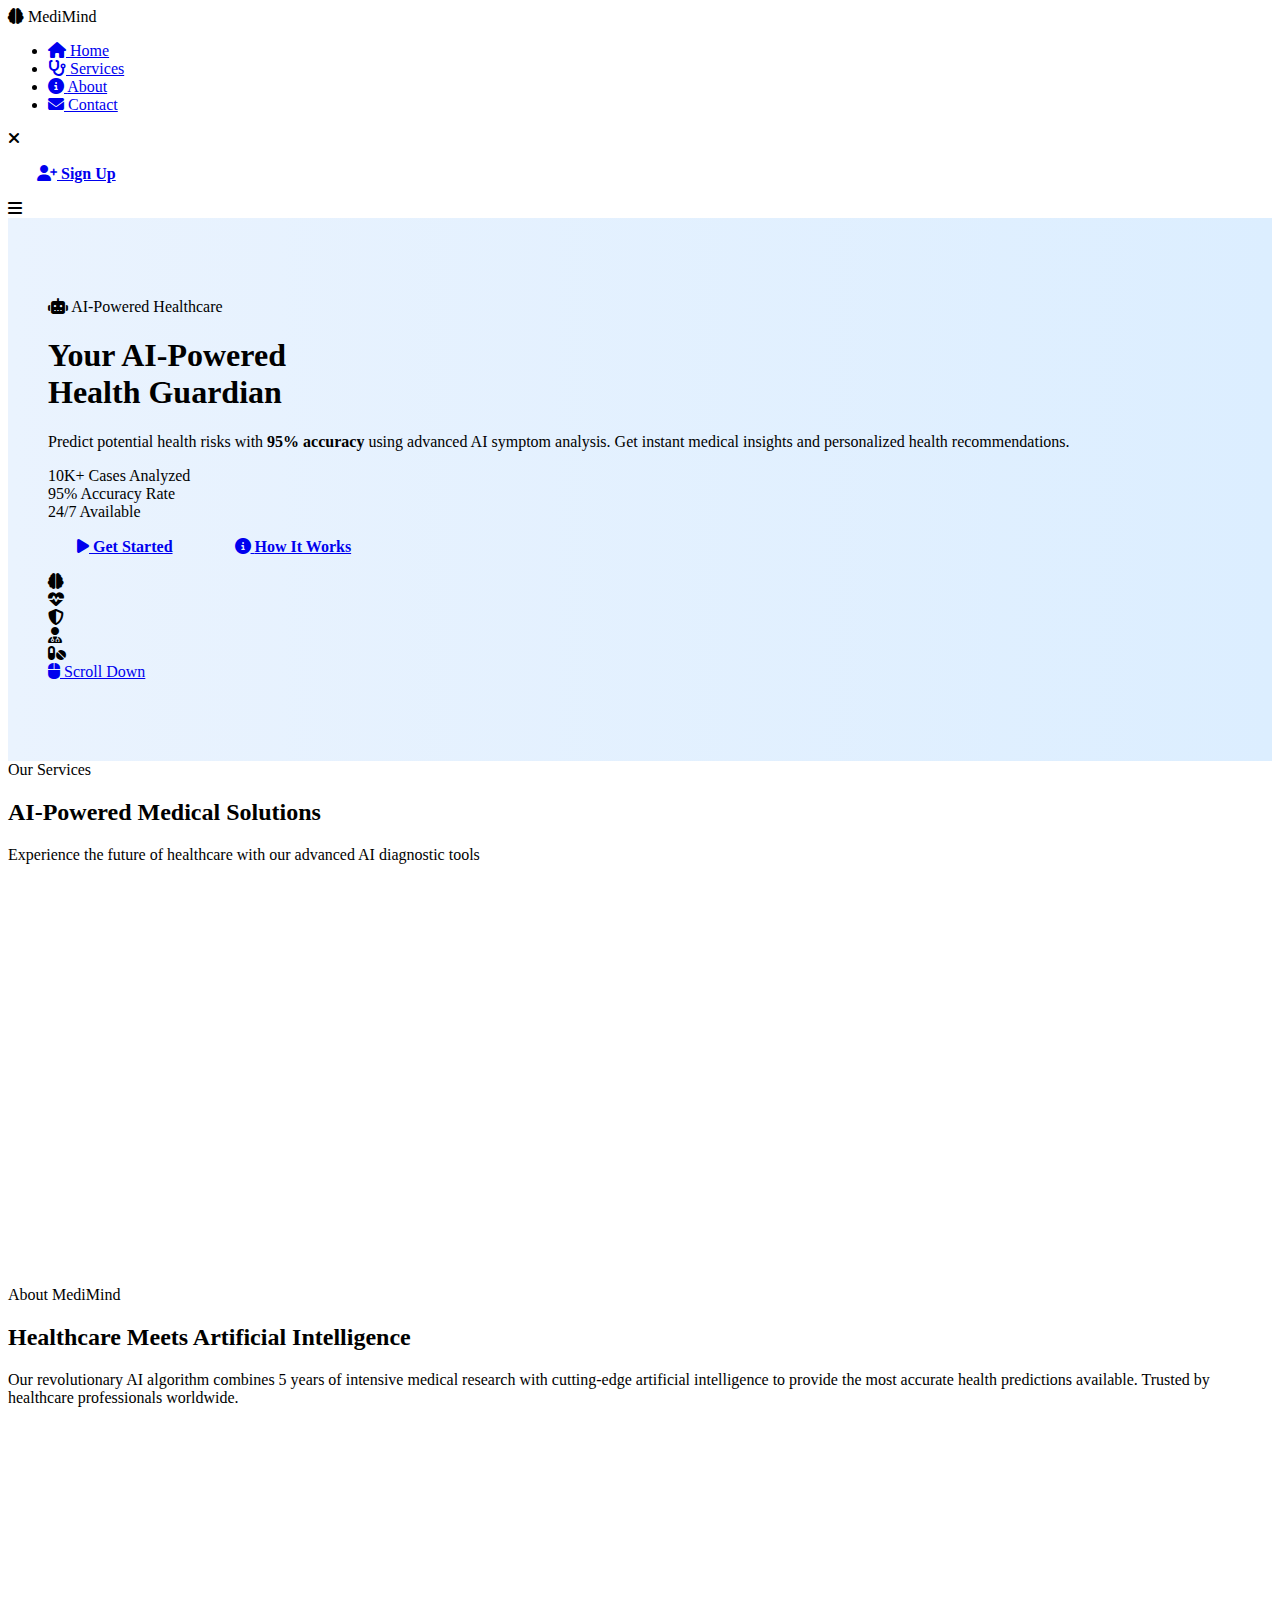
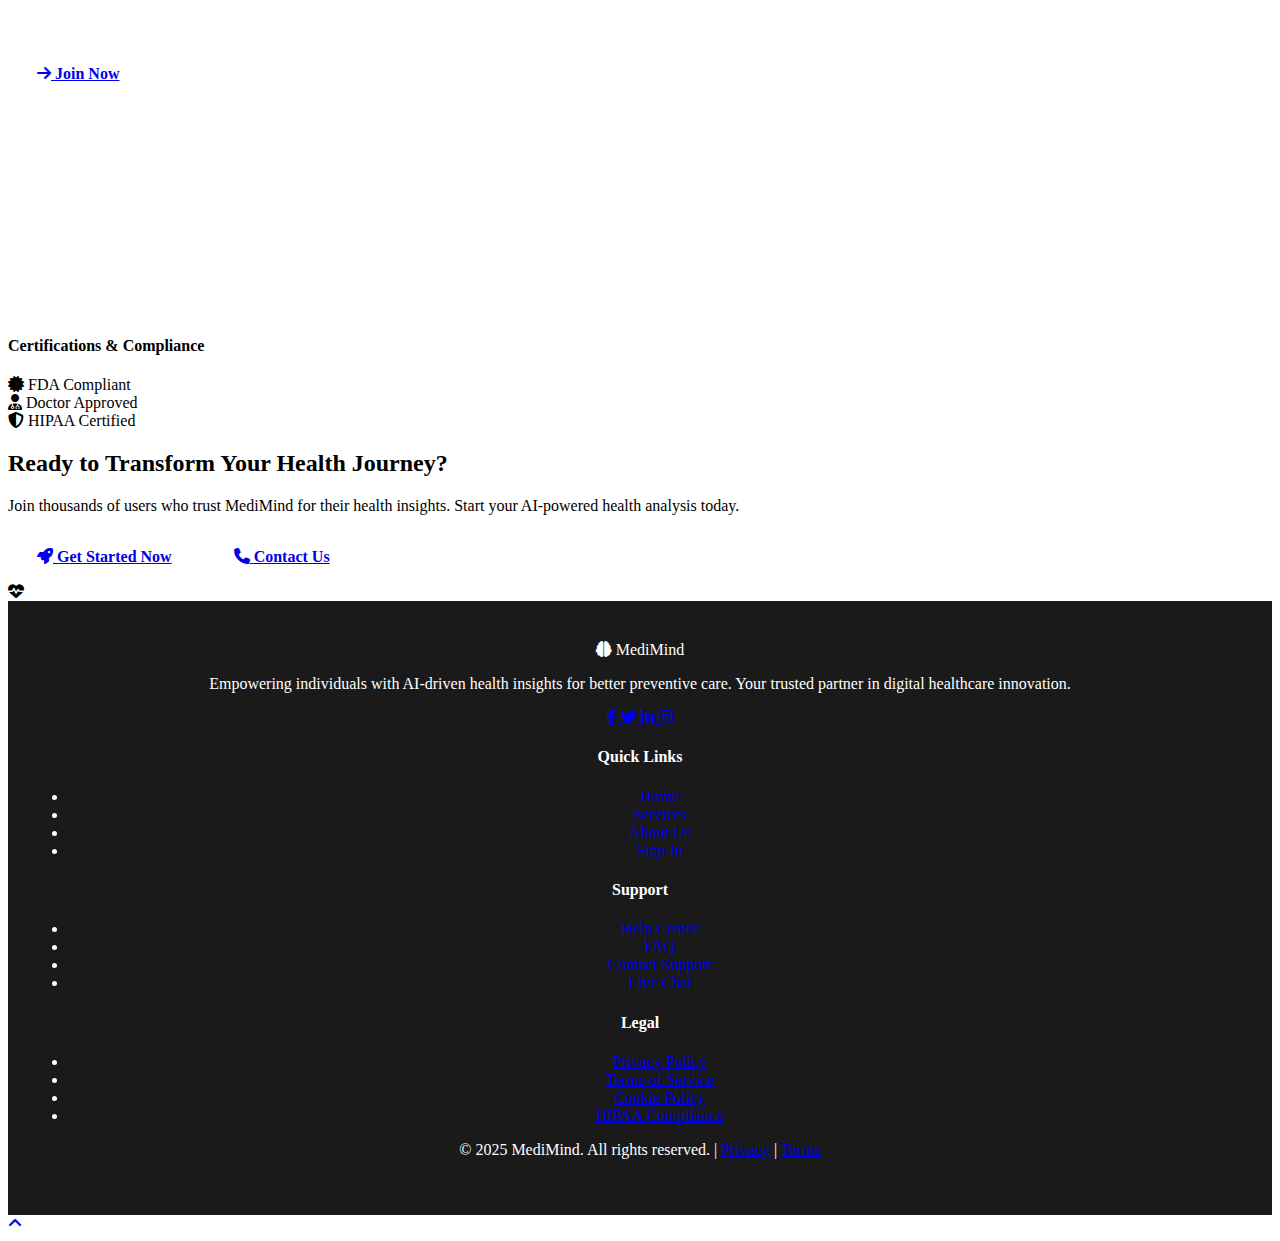
<file: index.html>
<!DOCTYPE html>
<html lang="en">
<head>
    <meta charset="UTF-8">
    <meta name="viewport" content="width=device-width, initial-scale=1.0">
    <title>MediMind - AI-Powered Health Guardian</title>
    <meta name="description" content="Predict potential health risks with 95% accuracy using AI-powered symptom analysis. Your trusted AI health companion.">
    
    <!-- Preconnect to external domains for better performance -->
    <link rel="preconnect" href="https://fonts.googleapis.com">
    <link rel="preconnect" href="https://fonts.gstatic.com" crossorigin>
    
    <!-- Google Fonts -->
    <link href="https://fonts.googleapis.com/css2?family=Inter:wght@300;400;500;600;700;800&display=swap" rel="stylesheet">
    
    <!-- Font Awesome Icons -->
    <link rel="stylesheet" href="https://cdnjs.cloudflare.com/ajax/libs/font-awesome/6.4.0/css/all.min.css">
    
    <!-- Custom CSS -->
    <link rel="stylesheet" href="./style.css">
</head>
<body>
    <!-- ======================== NAVIGATION HEADER ======================== -->
    <header class="header" id="header">
        <nav class="nav container">
            <!-- Logo -->
            <div class="nav__logo">
                <i class="fas fa-brain nav__logo-icon"></i>
                <span class="nav__logo-text">MediMind</span>
            </div>

            <!-- Navigation Menu -->
            <div class="nav__menu" id="nav-menu">
                <ul class="nav__list">
                    <li class="nav__item">
                        <a href="#home" class="nav__link active-link">
                            <i class="fas fa-home nav__icon"></i>
                            <span>Home</span>
                        </a>
                    </li>
                    <li class="nav__item">
                        <a href="#services" class="nav__link">
                            <i class="fas fa-stethoscope nav__icon"></i>
                            <span>Services</span>
                        </a>
                    </li>
                    <li class="nav__item">
                        <a href="#about" class="nav__link">
                            <i class="fas fa-info-circle nav__icon"></i>
                            <span>About</span>
                        </a>
                    </li>
                    <li class="nav__item">
                        <a href="#contact" class="nav__link">
                            <i class="fas fa-envelope nav__icon"></i>
                            <span>Contact</span>
                        </a>
                    </li>
                </ul>

                <!-- Close button -->
                <div class="nav__close" id="nav-close">
                    <i class="fas fa-times"></i>
                </div>
            </div>

            <!-- Auth Buttons -->
            <div class="nav__auth">
                <a href="./AuthentiCation/register.html" class="btn btn--primary btn--small">
                    <i class="fas fa-user-plus"></i>
                    <span>Sign Up</span>
                </a>
            </div>

            <!-- Toggle button -->
            <div class="nav__toggle" id="nav-toggle">
                <i class="fas fa-bars"></i>
            </div>
        </nav>
    </header>
    <!-- ======================== MAIN CONTENT ======================== -->
    <main class="main">
        <!-- ======================== HERO SECTION ======================== -->
        <section class="hero section" id="home">
            <div class="hero__container container grid">
                <!-- Hero Content -->
                <div class="hero__content">
                    <div class="hero__subtitle">
                        <i class="fas fa-robot"></i>
                        <span>AI-Powered Healthcare</span>
                    </div>
                    
                    <h1 class="hero__title">
                        Your <span class="hero__title-highlight">AI-Powered</span><br>
                        Health Guardian
                    </h1>
                    
                    <p class="hero__description">
                        Predict potential health risks with <strong>95% accuracy</strong> using advanced 
                        AI symptom analysis. Get instant medical insights and personalized health recommendations.
                    </p>

                    <!-- Hero Stats -->
                    <div class="hero__stats">
                        <div class="hero__stat">
                            <span class="hero__stat-number">10K+</span>
                            <span class="hero__stat-text">Cases Analyzed</span>
                        </div>
                        <div class="hero__stat">
                            <span class="hero__stat-number">95%</span>
                            <span class="hero__stat-text">Accuracy Rate</span>
                        </div>
                        <div class="hero__stat">
                            <span class="hero__stat-number">24/7</span>
                            <span class="hero__stat-text">Available</span>
                        </div>
                    </div>

                    <!-- Hero Buttons -->
                    <div class="hero__buttons">
                        <a href="./AuthentiCation/login.html" class="btn btn--primary btn--large" id="get-started-btn">
                            <i class="fas fa-play"></i>
                            <span>Get Started</span>
                        </a>
                        <a href="#about" class="btn btn--outline btn--large">
                            <i class="fas fa-info-circle"></i>
                            <span>How It Works</span>
                        </a>
                    </div>
                </div>

                <!-- Hero Visual -->
                <div class="hero__visual">
                    <div class="hero__image">
                        <div class="hero__image-bg"></div>
                        <div class="hero__image-content">
                            <i class="fas fa-brain hero__main-icon"></i>
                        </div>
                        
                        <!-- ===Floating Elements==== -->
                        <div class="hero__floating hero__floating--1">
                            <i class="fas fa-heartbeat"></i>
                        </div>
                        <div class="hero__floating hero__floating--2">
                            <i class="fas fa-shield-alt"></i>
                        </div>
                        <div class="hero__floating hero__floating--3">
                            <i class="fas fa-user-md"></i>
                        </div>
                        <div class="hero__floating hero__floating--4">
                            <i class="fas fa-pills"></i>
                        </div>
                    </div>
                </div>
            </div>

            <!-- Scroll Down Indicator -->
            <div class="hero__scroll">
                <a href="#services" class="hero__scroll-link">
                    <i class="fas fa-mouse"></i>
                    <span>Scroll Down</span>
                </a>
            </div>
        </section>

        <!-- ======================== SERVICES SECTION ======================== -->
        <section class="services section" id="services">
            <div class="container">
                <!-- Section Header -->
                <div class="section__header">
                    <span class="section__subtitle">Our Services</span>
                    <h2 class="section__title">AI-Powered Medical Solutions</h2>
                    <p class="section__description">
                        Experience the future of healthcare with our advanced AI diagnostic tools
                    </p>
                </div>

                <!-- Services Grid -->
                <div class="services__container grid">
                    <!-- Service 1 -->
                    <article class="service__card">
                        <div class="service__icon">
                            <i class="fas fa-brain"></i>
                        </div>
                        <h3 class="service__title">AI Diagnosis</h3>
                        <p class="service__description">
                            Advanced machine learning algorithms trained on over 10,000 medical cases 
                            for accurate symptom analysis and diagnosis prediction.
                        </p>
                        <div class="service__features">
                            <span class="service__feature">
                                <i class="fas fa-check"></i>
                                Machine Learning
                            </span>
                            <span class="service__feature">
                                <i class="fas fa-check"></i>
                                10K+ Cases
                            </span>
                        </div>
                    </article>

                    <!-- Service 2 -->
                    <article class="service__card service__card--featured">
                        <div class="service__badge">Most Popular</div>
                        <div class="service__icon">
                            <i class="fas fa-bolt"></i>
                        </div>
                        <h3 class="service__title">Instant Results</h3>
                        <p class="service__description">
                            Get comprehensive health predictions and personalized doctor recommendations 
                            in under 30 seconds with our lightning-fast AI engine.
                        </p>
                        <div class="service__features">
                            <span class="service__feature">
                                <i class="fas fa-check"></i>
                                30 Second Analysis
                            </span>
                            <span class="service__feature">
                                <i class="fas fa-check"></i>
                                Doctor Matching
                            </span>
                        </div>
                    </article>

                    <!-- Service 3 -->
                    <article class="service__card">
                        <div class="service__icon">
                            <i class="fas fa-shield-alt"></i>
                        </div>
                        <h3 class="service__title">Privacy First</h3>
                        <p class="service__description">
                            Your health data is protected with military-grade encryption and 
                            HIPAA-compliant security measures ensuring complete privacy.
                        </p>
                        <div class="service__features">
                            <span class="service__feature">
                                <i class="fas fa-check"></i>
                                HIPAA Compliant
                            </span>
                            <span class="service__feature">
                                <i class="fas fa-check"></i>
                                End-to-End Encryption
                            </span>
                        </div>
                    </article>
                </div>
            </div>
        </section>

        <!-- ======================== ABOUT SECTION ======================== -->
        <section class="about section" id="about">
            <div class="container">
                <div class="about__container grid">
                    <!-- About Content -->
                    <div class="about__content">
                        <span class="section__subtitle">About MediMind</span>
                        <h2 class="section__title">Healthcare Meets Artificial Intelligence</h2>
                        <p class="about__description">
                            Our revolutionary AI algorithm combines 5 years of intensive medical research 
                            with cutting-edge artificial intelligence to provide the most accurate health 
                            predictions available. Trusted by healthcare professionals worldwide.
                        </p>

                        <!-- About Features -->
                        <div class="about__features">
                            <div class="about__feature">
                                <i class="fas fa-microscope about__feature-icon"></i>
                                <div class="about__feature-content">
                                    <h4 class="about__feature-title">Advanced Research</h4>
                                    <p class="about__feature-text">5+ years of medical research backing our AI</p>
                                </div>
                            </div>
                            <div class="about__feature">
                                <i class="fas fa-globe about__feature-icon"></i>
                                <div class="about__feature-content">
                                    <h4 class="about__feature-title">Global Trust</h4>
                                    <p class="about__feature-text">Trusted by healthcare professionals worldwide</p>
                                </div>
                            </div>
                        </div>

                        <!-- CTA Button -->
                        <a href="./AuthentiCation/register.html" class="btn btn--primary">
                            <i class="fas fa-arrow-right"></i>
                            <span>Join Now</span>
                        </a>
                    </div>

                    <!-- About Stats -->
                    <div class="about__stats">
                        <div class="stats__grid">
                            <div class="stat__card">
                                <div class="stat__icon">
                                    <i class="fas fa-search-plus"></i>
                                </div>
                                <div class="stat__number">132+</div>
                                <div class="stat__label">Symptoms Analyzed</div>
                            </div>
                            
                            <div class="stat__card">
                                <div class="stat__icon">
                                    <i class="fas fa-virus"></i>
                                </div>
                                <div class="stat__number">50+</div>
                                <div class="stat__label">Diseases Detected</div>
                            </div>
                            
                            <div class="stat__card">
                                <div class="stat__icon">
                                    <i class="fas fa-users"></i>
                                </div>
                                <div class="stat__number">1M+</div>
                                <div class="stat__label">Users Helped</div>
                            </div>
                            
                            <div class="stat__card">
                                <div class="stat__icon">
                                    <i class="fas fa-clock"></i>
                                </div>
                                <div class="stat__number">24/7</div>
                                <div class="stat__label">Support Available</div>
                            </div>
                        </div>

                        <!-- Certifications -->
                        <div class="about__certifications">
                            <h4 class="certifications__title">Certifications & Compliance</h4>
                            <div class="certifications__badges">
                                <div class="certification__badge">
                                    <i class="fas fa-certificate"></i>
                                    <span>FDA Compliant</span>
                                </div>
                                <div class="certification__badge">
                                    <i class="fas fa-user-md"></i>
                                    <span>Doctor Approved</span>
                                </div>
                                <div class="certification__badge">
                                    <i class="fas fa-shield-alt"></i>
                                    <span>HIPAA Certified</span>
                                </div>
                            </div>
                        </div>
                    </div>
                </div>
            </div>
        </section>

        <!-- ======================== CTA SECTION ======================== -->
        <section class="cta section">
            <div class="container">
                <div class="cta__container">
                    <div class="cta__content">
                        <h2 class="cta__title">Ready to Transform Your Health Journey?</h2>
                        <p class="cta__description">
                            Join thousands of users who trust MediMind for their health insights. 
                            Start your AI-powered health analysis today.
                        </p>
                        <div class="cta__buttons">
                            <a href="./AuthentiCation/register.html" class="btn btn--primary btn--large">
                                <i class="fas fa-rocket"></i>
                                <span>Get Started Now</span>
                            </a>
                            <a href="#contact" class="btn btn--outline btn--large">
                                <i class="fas fa-phone"></i>
                                <span>Contact Us</span>
                            </a>
                        </div>
                    </div>
                    <div class="cta__visual">
                        <i class="fas fa-heartbeat cta__icon"></i>
                    </div>
                </div>
            </div>
        </section>
     </main>

     <!-- ======================== FOOTER ======================== -->
    <footer class="footer" id="contact">
        <div class="container">
            <div class="footer__container grid">
                <!-- Footer Brand -->
                <div class="footer__content">
                    <div class="footer__logo">
                        <i class="fas fa-brain"></i>
                        <span>MediMind</span>
                    </div>
                    <p class="footer__description">
                        Empowering individuals with AI-driven health insights for better preventive care. 
                        Your trusted partner in digital healthcare innovation.
                    </p>
                    <div class="footer__social">
                        <a href="#" class="footer__social-link">
                            <i class="fab fa-facebook-f"></i>
                        </a>
                        <a href="#" class="footer__social-link">
                            <i class="fab fa-twitter"></i>
                        </a>
                        <a href="#" class="footer__social-link">
                            <i class="fab fa-linkedin-in"></i>
                        </a>
                        <a href="#" class="footer__social-link">
                            <i class="fab fa-instagram"></i>
                        </a>
                    </div>
                </div>

                <!-- Footer Links -->
                <div class="footer__content">
                    <h4 class="footer__title">Quick Links</h4>
                    <ul class="footer__links">
                        <li><a href="#home" class="footer__link">Home</a></li>
                        <li><a href="#services" class="footer__link">Services</a></li>
                        <li><a href="#about" class="footer__link">About Us</a></li>
                        <li><a href="./AuthentiCation/login.html" class="footer__link">Sign In</a></li>
                    </ul>
                </div>

                <div class="footer__content">
                    <h4 class="footer__title">Support</h4>
                    <ul class="footer__links">
                        <li><a href="#" class="footer__link">Help Center</a></li>
                        <li><a href="#" class="footer__link">FAQ</a></li>
                        <li><a href="#" class="footer__link">Contact Support</a></li>
                        <li><a href="#" class="footer__link">Live Chat</a></li>
                    </ul>
                </div>

                <div class="footer__content">
                    <h4 class="footer__title">Legal</h4>
                    <ul class="footer__links">
                        <li><a href="#" class="footer__link">Privacy Policy</a></li>
                        <li><a href="#" class="footer__link">Terms of Service</a></li>
                        <li><a href="#" class="footer__link">Cookie Policy</a></li>
                        <li><a href="#" class="footer__link">HIPAA Compliance</a></li>
                    </ul>
                </div>
            </div>

            <!-- Footer Bottom -->
            <div class="footer__bottom">
                <p class="footer__copy">
                    &copy; 2025 MediMind. All rights reserved. | 
                    <a href="#" class="footer__copy-link">Privacy</a> | 
                    <a href="#" class="footer__copy-link">Terms</a>
                </p>
            </div>
        </div>
    </footer>

    <!-- ======================== SCROLL UP BUTTON ======================== -->
    <a href="#" class="scrollup" id="scroll-up">
        <i class="fas fa-angle-up scrollup__icon"></i>
    </a>

     <!-- ======================== JAVASCRIPT ======================== -->
    <script src="./script.js"></script>
</body>
</html>
</file>
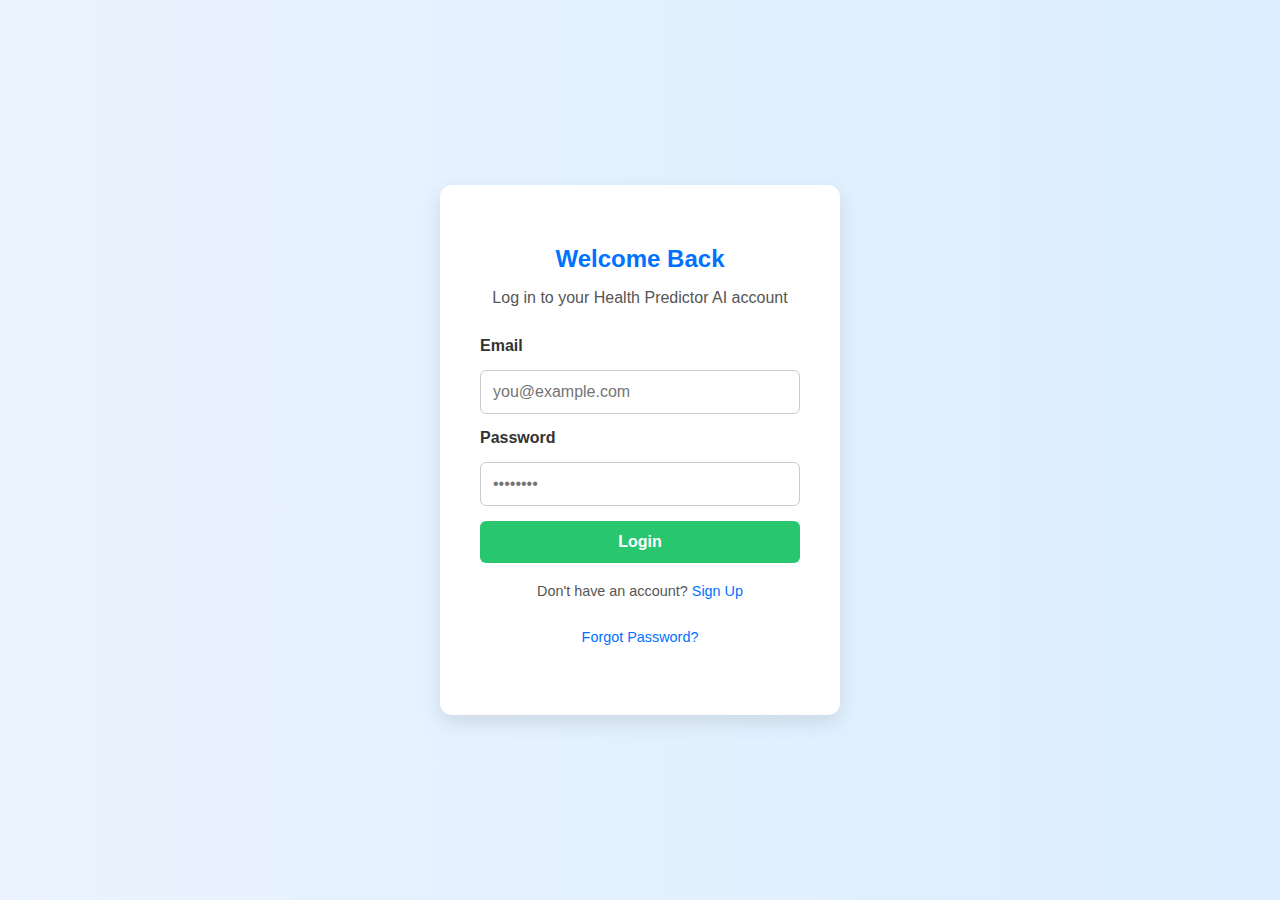
<file: login.html>
<!DOCTYPE html>
<html lang="en">
<head>
  <meta charset="UTF-8" />
  <meta name="viewport" content="width=device-width, initial-scale=1.0"/>
  <title>Login - Health Predictor AI</title>
  <link rel="stylesheet" href="login.css" />
</head>
<body>
  <div class="login-container">
    <div class="login-card">
      <h2>Welcome Back</h2>
      <p>Log in to your Health Predictor AI account</p>
      <form action="dashboard.html" method="POST">
        <label for="email">Email</label>
        <input type="email" id="email" name="email" placeholder="you@example.com" required />

        <label for="password">Password</label>
        <input type="password" id="password" name="password" placeholder="••••••••" required />

        <button type="submit" class="btn-login">Login</button>
      </form>

      <div class="login-footer">
        <p>Don't have an account? <a href="#">Sign Up</a></p>
        <p><a href="#">Forgot Password?</a></p>
      </div>
    </div>
  </div>
</body>
</html>
</file>
<file: style.css>
/* General Button Styles */
.btn {
  display: inline-block;
  padding: 12px 25px;
  border-radius: 6px;
  margin: 5px;
  font-weight: 600;
  transition: 0.3s ease;
}

/* Hero Section */
.hero {
  background: linear-gradient(to right, #eaf3fe, #dceeff);
  padding: 80px 40px;
}

.hero-container {
  display: flex;
  flex-wrap: wrap;
  align-items: center;
  justify-content: space-between;
  gap: 40px;
  max-width: 1200px;
  margin: 0 auto;
}

.hero-content {
  max-width: 600px;
}

.hero-content h1 {
  font-size: 3rem;
  color: #1a1a1a;
  margin-bottom: 20px;
}

.hero-content h1 span {
  color: #0072ff;
}

.hero-content p {
  font-size: 1.2rem;
  color: #444;
  margin-bottom: 30px;
}

.btn.primary {
  background-color: #28c66f;
  color: white;
}

.btn.primary:hover {
  background-color: #22b05f;
}

.btn.secondary {
  background-color: transparent;
  border: 2px solid #28c66f;
  color: #28c66f;
}

.btn.secondary:hover {
  background-color: #eafaf3;
}
.hero-buttons a{
  text-decoration: none;
}

/* Hero Visual */
.hero-visual {
  position: relative;
  width: 350px;
  height: 350px;
  background: #f0f0f0;
  border-radius: 12px;
  display: flex;
  align-items: center;
  justify-content: center;
}

.placeholder-box {
  font-size: 1.2rem;
  color: #bbb;
}

.circle-icon {
  position: absolute;
  width: 50px;
  height: 50px;
  border-radius: 50%;
  background-color: #0072ff;
  display: flex;
  align-items: center;
  justify-content: center;
  padding: 10px;
}

.circle-icon img {
  width: 30px;
  height: 30px;
}

.brain {
  left: -25px;
  top: 50%;
  transform: translateY(-50%);
  background-color: #53d39d;
}

.pulse {
  right: -25px;
  top: -25px;
  background-color: #2f80ed;
}

.shield {
  bottom: -25px;
  right: 20px;
  background-color: #f5a623;
}

/* Features Section */
.features {
  display: flex;
  flex-wrap: wrap;
  justify-content: center;
  background-color: white;
  padding: 50px 20px;
  gap: 30px;
}

.feature {
  max-width: 300px;
  text-align: center;
}

/* About Section */
.about-section {
  text-align: center;
  padding: 60px 20px;
  background-color: #f9fbfd;
}

.about-section h2 {
  font-size: 2rem;
  font-weight: bold;
  color: #1a1a1a;
  margin-bottom: 15px;
}

.about-section p {
  font-size: 1.1rem;
  color: #555;
  max-width: 700px;
  margin: 0 auto 40px auto;
}

.stats-grid {
  display: flex;
  justify-content: center;
  gap: 30px;
  flex-wrap: wrap;
  margin-bottom: 30px;
}

.stat-box {
  background-color: white;
  border-radius: 12px;
  padding: 25px 40px;
  box-shadow: 0 2px 10px rgba(0, 0, 0, 0.05);
  min-width: 200px;
}

.stat-number {
  font-size: 2rem;
  font-weight: bold;
}

.stat-number.blue {
  color: #2f80ed;
}

.stat-number.green {
  color: #28c66f;
}

.stat-label {
  font-size: 1rem;
  color: #555;
  margin-top: 8px;
}

.badges {
  display: flex;
  justify-content: center;
  flex-wrap: wrap;
  gap: 20px;
}

.badge {
  display: flex;
  align-items: center;
  gap: 8px;
  background-color: white;
  color: #333;
  padding: 8px 16px;
  border-radius: 999px;
  box-shadow: 0 1px 4px rgba(0, 0, 0, 0.05);
  font-weight: 500;
}

.badge-icon {
  font-size: 1.2rem;
}

/* Footer */
footer {
  background-color: #1a1a1a;
  color: white;
  padding: 40px 20px;
  text-align: center;
}

.footer-links ul {
  list-style: none;
  margin: 20px 0;
  padding: 0;
  display: flex;
  justify-content: center;
  flex-wrap: wrap;
}

.footer-links li {
  margin: 5px 15px;
}

.footer-links a {
  color: #a5d4ff;
}

.footer-links a:hover {
  text-decoration: underline;
}
.hero-buttons {
  display: flex;
  gap: 16px;
  margin-top: 20px;
}

.btn {
  font-weight: bold;
  padding: 12px 24px;
  border-radius: 10px;
  font-size: 1rem;
  transition: 0.3s ease;
}

.btn.solid {
  background-color: #28c66f;
  color: white;
  border: none;
}

.btn.solid:hover {
  background-color: #22b05f;
}

.btn.outline {
  background-color: white;
  color: #28c66f;
  border: 2px solid #28c66f;
}

.btn.outline:hover {
  background-color: #eafaf3;
}

.arrow {
  margin-left: 6px;
}
</file>
<file: login.css>
/* Reset and body styles */
body {
  margin: 0;
  font-family: 'Segoe UI', Tahoma, Geneva, Verdana, sans-serif;
  background: linear-gradient(to right, #eaf3fe, #dceeff);
  display: flex;
  align-items: center;
  justify-content: center;
  height: 100vh;
}

/* Login Container */
.login-container {
  width: 100%;
  max-width: 400px;
  padding: 20px;
}

/* Card Box */
.login-card {
  background-color: #fff;
  border-radius: 12px;
  box-shadow: 0 8px 20px rgba(0, 0, 0, 0.1);
  padding: 40px;
  text-align: center;
}

.login-card h2 {
  color: #0072ff;
  margin-bottom: 10px;
}

.login-card p {
  color: #555;
  margin-bottom: 30px;
}

/* Form Styles */
form {
  display: flex;
  flex-direction: column;
  gap: 15px;
  text-align: left;
}

label {
  font-weight: 600;
  color: #333;
}

input[type="email"],
input[type="password"] {
  padding: 12px;
  border: 1px solid #ccc;
  border-radius: 6px;
  font-size: 1rem;
  outline: none;
  transition: 0.3s;
}

input:focus {
  border-color: #0072ff;
  box-shadow: 0 0 0 2px rgba(0, 114, 255, 0.2);
}

/* Button */
.btn-login {
  background-color: #28c66f;
  color: white;
  border: none;
  padding: 12px;
  font-size: 1rem;
  font-weight: bold;
  border-radius: 6px;
  cursor: pointer;
  transition: background 0.3s;
}

.btn-login:hover {
  background-color: #22b05f;
}

/* Footer */
.login-footer {
  margin-top: 20px;
  font-size: 0.9rem;
  color: #555;
}

.login-footer a {
  color: #0072ff;
  text-decoration: none;
}

.login-footer a:hover {
  text-decoration: underline;
}
</file>
